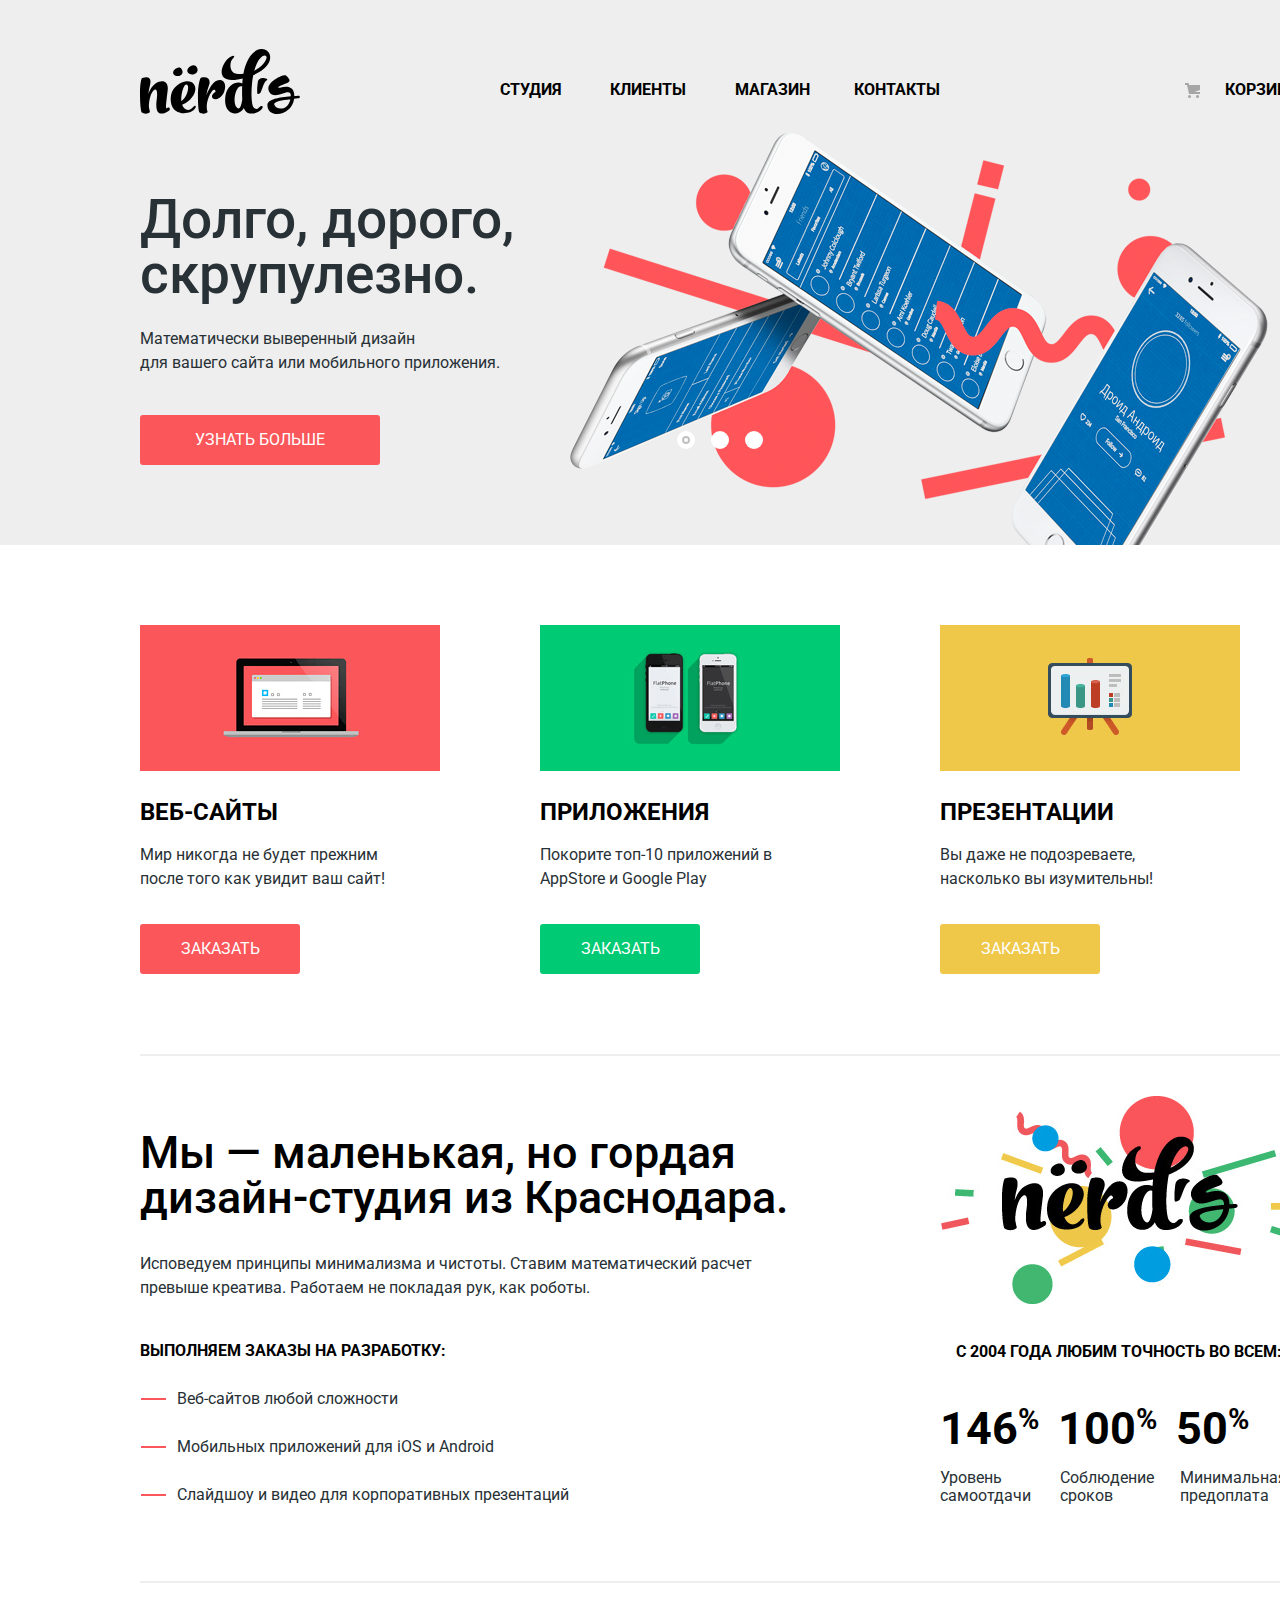
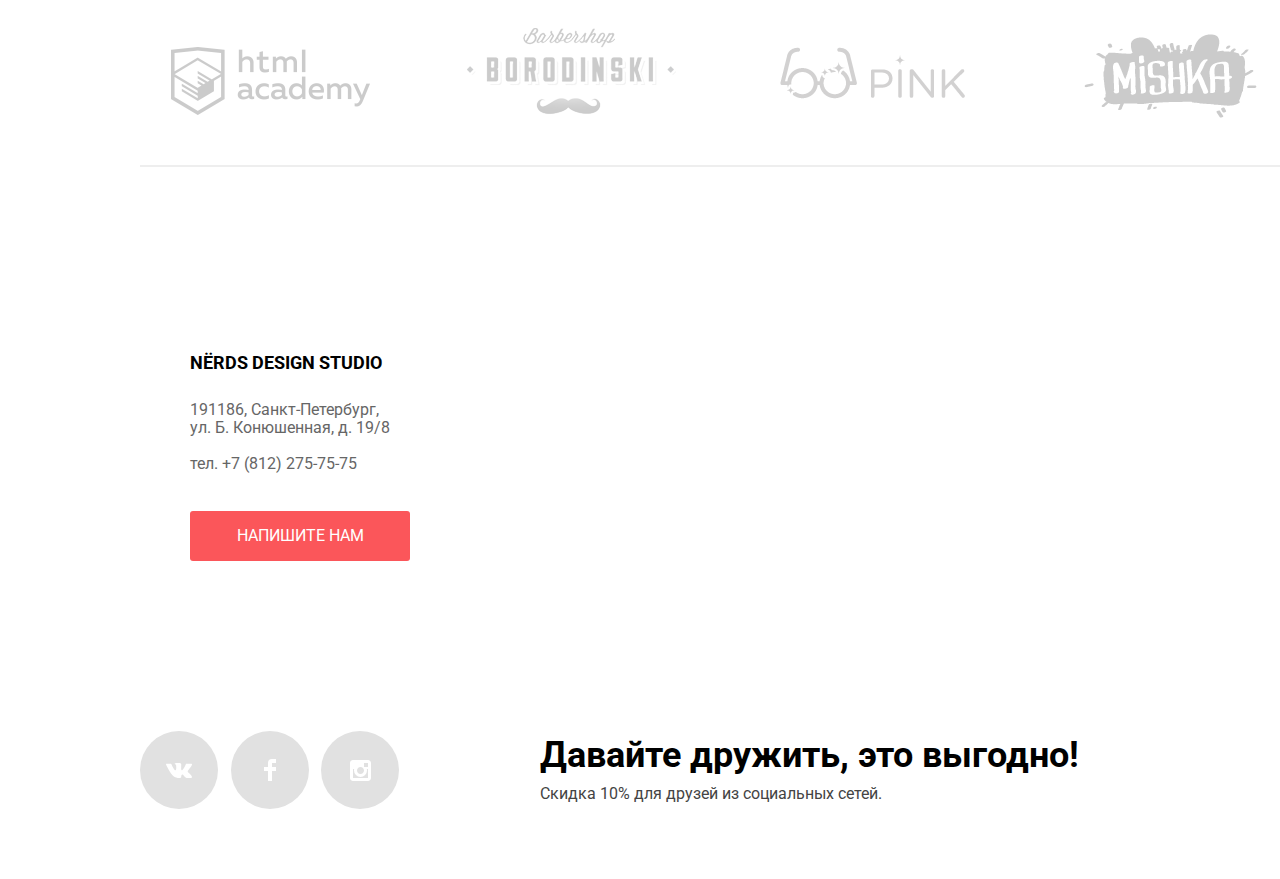
<file: index.html>
<!DOCTYPE html>
<html lang="ru">
	<head>
	  <meta charset="utf-8">
	  <title>Нёрдс</title>
	  <link href="https://fonts.googleapis.com/css?family=Roboto:400,500,700&amp;subset=cyrillic" rel="stylesheet">
	  <link rel="stylesheet" href="css/normalize.css">
	  <link rel="stylesheet" href="css/style.min.css">
	</head>
	<body>
		<header class="main-header">
			<h1 class="visually-hidden">Дизайн-студия "Нёрдс"</h1>
			<div class="container">
				<div class="logo">
					<svg xmlns="http://www.w3.org/2000/svg" width="160" height="65" viewBox="0 0 160 65">
						<path fill="#000000" d="M157.936 49.374c-1.235.16-2.523.27-3.757.377v.057c-2.416 17.364-26.19 20.23-26.78 6.6-.27-6.168 11.593-7.95 23.398-9.09.43-11.09-15.9 5.668-21.608-4.6-5.02-9.025 14.632-17.938 16.728-16.102 6.438 5.636 3.404 6.618-1.38 8.335-9.49 3.41-5.79 4.107-4.51 3.726 7.57-2.253 14.366-1.04 14.312 8.317 1.288-.107 2.522-.163 3.757-.27 2.306-.216 2.467 2.434-.16 2.65zm-7.514.756c-9.124 1.028-17.013 2.436-16.153 5.355 1.715 5.573 13.576 6.818 16.152-5.355zM117.678 44.918c-.682-.037-.703-6.038.112-11.688 1.005-6.95 11.935-3.357 9.093-1.906-2.975 1.52-4.43 8.718-6.266 12.087-.635 1.162-2.605 1.527-2.94 1.508zM42.105 21.002c2.376 4.866-4.937 8.17-8.292 4.52-1.398-1.554-.755-4.56 2.636-6.192 1.696-.836 4.072-1.596 5.655 1.672zM57.062 18.86c2.585 5.298-5.38 8.897-9.03 4.923-1.523-1.695-.824-4.963 2.872-6.742 1.846-.91 4.432-1.735 6.158 1.82zM28.883 61.666c-7.92 5.338-14.22 4.16-12.212-10.848 1.45-10.904-.947-11.52-3.12-9.442-2.846 2.697-4.63 9.723-4.685 16.412a50.98 50.98 0 0 0 1.004 4.776c.333 1.63-4.908 3.315-7.975 1.01C.837 62.79 0 54.865 0 44.132c0-8.823 1.17-14.894 2.23-15.174 8.03-2.19 9.312 1.348 7.583 7.98a47.637 47.637 0 0 0-1.395 7.925c1.673-4.663 4.07-8.484 6.803-10.172 7.417-4.664 13.606-2.473 12.435 6.8-2.007 16.58-2.174 18.828-.39 17.536 2.23-1.574 3.68 1.238 1.618 2.642zM54.982 59.59c-2.175 3.484-7.806 5.17-13.216 4.552-7.75-.843-12.545-7.756-10.705-18.097 2.01-11.185 18.066-18.322 23.197-10.34 3.735 5.788-2.175 16.016-11.597 19.782l-.502.168c1.95 5.17 6.58 7.476 11.04 2.36 2.118-2.36 3.623-1.348 1.784 1.575zm-13.605-7.418c5.855-4.16 7.806-13.32 6.19-15.905-1.73-2.697-5.075 1.517-6.246 11.746-.11 1.46-.11 2.865.057 4.16zM83.09 44.992c-1.596 2.507-3.902 4.384-5.965 5.06-2.398.73-5.185.055-5.185-2.7 0-1.01.892-3.37 3.624-4.72-.168-1.91-1.394-2.417-2.286-1.686-3.345 2.586-7.417 12.25-6.356 19.22.055.17.055.338.055.507.168.617.335 1.237.558 1.854.557 1.574-4.907 3.316-7.973.956-1.06-.788-1.617-6.97-1.617-17.704 0-8.825 1.95-16.637 3.01-16.918 6.413-1.743 10.148 1.292 8.14 7.25-1.17 3.372-2.23 6.8-2.842 10.398 2.453-6.688 6.523-12.872 9.812-14.5 5.856-2.924 10.092.955 8.867 7.812-.056.11-.112.393-.112.45-.056.56-.566 2.3-.39 1.74-.516 1.645-.892 2.277-1.34 2.98z"/>
						<path fill="#000000" d="M113.207 26.16a86.988 86.988 0 0 0-1.115 7.532c-1.06 10.06-.612 18.996.613 22.986.726 2.137 3.457 4.946 6.078 2.023 2.843-3.202 5.967-1.348 2.174 2.417-2.34 2.305-6.69 3.878-11.04 3.428-3.122-.393-5.017-2.415-6.133-5.505-.444.898-.947 1.685-1.56 2.302-2.12 2.193-4.685 3.43-7.974 3.092-6.637-.73-10.538-7.923-8.7-18.153 1.953-10.79 11.32-14.724 16.73-11.856.11-1.35.222-2.7.334-4.104.055-.28.055-.562.11-.843-1.56.338-3.233.675-4.962.956-23.975 3.99-15.722-15.57-9.868-20.683 6.636-5.733 7.36-1.855 5.297-.562-3.68 2.36-5.296 15.905 5.242 15.905 1.73 0 3.346-.112 4.962-.28 3.29-18.323 13.27-27.204 21.356-24.28 8.976 3.26 8.03 17.534-11.543 25.628zM102.28 50.555c-.225-3.542-.225-7.532-.168-11.636 0-.506.056-1.01.056-1.46-3.346-1.52-6.635 3.652-7.473 10.79-.946 8.374 2.788 12.814 4.908 10.792 1.617-1.63 2.453-6.803 2.676-8.486zM126.364 7.39c-1.784-2.643-8.307.56-12.098 14.33 9.535-4.553 13.326-12.42 12.098-14.33z"/>
					</svg>
				</div>
				<nav class="main-navigation">
					<ul class="navigation-list">
						<li class="navigation-item"><a href="#" aria-label="ссылка на страницу &quot;студия&quot;">Студия</a></li>
						<li class="navigation-item"><a href="#" aria-label="ссылка на страницу &quot;клиенты&quot;">Клиенты</a></li>
						<li class="navigation-item"><a href="catalog.html" aria-label="ссылка на страницу &quot;магазин&quot;">Магазин</a></li>
						<li class="navigation-item"><a href="#" aria-label="ссылка на страницу &quot;контакты&quot;">Контакты</a></li>
					</ul>
				</nav>
				<ul class="cat-list">
					<li class="cat-list-item"><a href="#" aria-label="ссылка на страницу &quot;корзина&quot; покупок">Корзина</a></li>
				</ul>
			</div>
		</header>
		<section class="slider">
      <div class="container">
        <h2 class="visually-hidden">Преимущества</h2>
        <div class="slider-controls">
          <i class="active" aria-label="переключатель на слайд №1"></i>
          <i aria-label="переключатель на слайд №2"></i>
          <i aria-label="переключатель на слайд №3"></i>
        </div>
        <ul class="slider-list">
          <li class="slider-item slider-item-show">
            <b>Долго, дорого,<br>
             скрупулезно.</b>
            <p>Математически выверенный дизайн<br> для вашего сайта или мобильного приложения.</p>
            <a class="btn btn-slider-item" href="#" aria-label="ссылка на страницу с подробной информацией">Узнать больше</a>
          </li>
          <li class="slider-item">
            <b>Любим математику<br>
             как никто другой</b>
            <p>Никакого креатива, только математические формулы для расчета идеальных пропорций.</p>
            <a class="btn btn-slider-item" href="#" aria-label="ссылка на страницу с подробной информацией">Узнать больше</a>
          </li>
          <li class="slider-item">
            <b>Только ночь,<br> только хардкор</b>
            <p>Работать днем, как все? Мы против этого.<br> Ближе к полуночи работа только начинается.</p>
            <a class="btn btn-slider-item" href="#" aria-label="ссылка на страницу с подробной информацией">Узнать больше</a>
          </li>
        </ul>
      </div>
    </section>
		<main class="main">
			<div class="container">
				<section class="services">
					<h2 class="visually-hidden">Услуги, которые мы оказываем</h2>
					<ul class="services-list">
						<li class="services-item">
							<img src="img/main-services-1.png" width="300" height="146" alt="изображение услуги: &quot;веб-сайты&quot;">
							<h3>Веб-сайты</h3>
							<p>Мир никогда не будет прежним после того как увидит ваш сайт!</p>
							<a class="btn btn-services-1" href="#" aria-label="ссылка на страницу заказа услуги">Заказать</a>
						</li>
						<li class="services-item">
							<img src="img/main-services-2.png" width="300" height="146" alt="изображение услуги: &quot;приложения&quot;">
							<h3>Приложения</h3>
							<p>Покорите топ-10 приложений в AppStore и Google Play</p>
							<a class="btn btn-services-2" href="#" aria-label="ссылка на страницу заказа услуги">Заказать</a>
						</li>
						<li class="services-item">
							<img src="img/main-services-3.png" width="300" height="146" alt="изображение услуги: &quot;презентации&quot;">
							<h3>Презентации</h3>
							<p>Вы даже не подозреваете, насколько вы изумительны!</p>
							<a class="btn btn-services-3" href="#" aria-label="ссылка на страницу заказа услуги">Заказать</a>
						</li>
					</ul>
				</section>
				<section class="promo-block">
					<h2 class="visually-hidden">Промо-блок</h2>
					<div class="promo-left-column">
						<p class="promo-title"><b>
						Мы — маленькая, но гордая дизайн-студия из Краснодара.
						</b></p>
						<p class="promo-description">
							Исповедуем принципы минимализма и чистоты. Ставим математический расчет превыше креатива. Работаем не покладая рук, как роботы.
						</p>
						<p class="orders-list-title">
							Выполняем заказы на разработку:
						</p>
						<ul class="orders-list">
							<li class="orders-item">Веб-сайтов любой сложности</li>
							<li class="orders-item">Мобильных приложений для iOS и Android</li>
							<li class="orders-item">Слайдшоу и видео для корпоративных презентаций</li>
						</ul>
					</div>
					<div class="promo-right-column">
						<img class="promo-logo" src="img/main-logo.png" width="360" height="208" alt="промо-логотип">
						<b class="promo-text">с 2004 года Любим точность во всем:</b>
						<ul class="percent-list">
							<li class="percent-list-item">146<sup>%</sup></li>
							<li class="percent-list-item">100<sup>%</sup></li>
							<li class="percent-list-item">50<sup>%</sup></li>
						</ul>
						<ul class="percent-description-list">
							<li class="percent-description-list-item">Уровень самоотдачи</li>
							<li class="percent-description-list-item">Соблюдение сроков</li>
							<li class="percent-description-list-item">Минимальная предоплата</li>
						</ul>
					</div>
				</section>
				<section class="partners">
					<h2 class="visually-hidden">Список партнеров</h2>
					<ul class="partners-list">
						<li class="partners-list-item">
							<a href="https://htmlacademy.ru/intensive/htmlcss" class="partners-link" aria-label="ссылка на страницу партнера&quot;htmlacademy&quot;">
								<img src="img/partners-1.png" width="199" height="68" alt="htmlacademy">
							</a>
						</li>
						<li class="partners-list-item">
							<a href="#" class="partners-link" aria-label="ссылка на страницу партнера&quot;Барбершоп Бородинский&quot;">
								<img src="img/partners-2.png" width="209" height="90" alt="Барбершоп Бородинский">
							</a>
						</li>
						<li class="partners-list-item">
							<a href="#" class="partners-link" aria-label="ссылка на страницу партнера&quot;Pink&quot;">
								<img src="img/partners-3.png" width="185" height="52" alt="Pink">
							</a>
						</li>
						<li class="partners-list-item">
							<a href="#" class="partners-link" aria-label="ссылка на страницу партнера&quot;Mishka&quot;">
								<img src="img/partners-4.png" width="173" height="84" alt="Mishka">
							</a>
						</li>
					</ul>
				</section>
			</div>
		</main>
		<footer class="main-footer">
      <section class="contacts">
        <h2 class="visually-hidden">Адрес нашей дизайн-студии</h2>
        <div class="map">
        <img class="static-map" width="1440" height="417" src="img/footer-map-marker.png" alt="Студия расположена по адресу:Санкт-Петербург, ул. Б. Конюшенная, д. 19/8">
        </div>
        <div class="adress-block">
          <h3>NЁRDS DESIGN STUDIO</h3>
          <p class="adress">191186, Санкт-Петербург, ул. Б. Конюшенная, д. 19/8</p>
          <p class="phone">тел. +7 (812) 275-75-75</p>
          <a href="writeus.html" class="btn btn-adress" aria-label="ссылка на страницу формы обратной связи">Напишите нам</a>
        </div>
      </section>
      <div class="container">
        <div class="social">
          <ul class="social-list">
            <li class="social-list-item">
              <a class="social-btn" href="#" aria-label="ссылка на страницу в социальной сети &quot;вконтакте&quot;">
                <span class="visually-hidden">вконтакте</span>
                <svg class="icon-vk" xmlns="http://www.w3.org/2000/svg" width="26" height="15" viewBox="0 0 26 15"><path fill="#FFF" d="M16.138 11.51c.956-.31 2.18 2.04 3.483 2.94.98.68 1.728.533 1.728.533l3.473-.05s1.816-.112.958-1.554c-.07-.12-.503-1.07-2.585-3.023-2.177-2.043-1.882-1.712.74-5.244 1.596-2.153 2.235-3.468 2.035-4.028-.192-.54-1.365-.4-1.365-.4L20.69.714c-.38 0-.704.12-.85.515-.004.004-.622 1.666-1.446 3.08-1.74 2.988-2.436 3.147-2.724 2.96-.66-.433-.494-1.737-.494-2.664 0-2.897.432-4.105-.846-4.417-.427-.104-.74-.172-1.828-.182-1.392-.02-2.574 0-3.244.33-.445.222-.786.71-.58.74.26.034.844.16 1.156.585.4.552.39 1.79.39 1.79s.228 3.41-.54 3.833c-.53.29-1.25-.302-2.804-3.016-.793-1.388-1.392-2.922-1.392-2.922s-.116-.285-.326-.44c-.25-.186-.6-.245-.6-.245L.848.684S.29.7.085.946c-.182.218-.015.668-.015.668s2.91 6.88 6.203 10.347c3.02 3.183 6.452 2.972 6.452 2.972h1.555s.47-.054.71-.312c.223-.24.213-.69.213-.69s-.03-2.11.935-2.42z"/></svg>
              </a>
            </li>
            <li class="social-list-item">
              <a class="social-btn" href="#" aria-label="ссылка на страницу в социальной сети &quot;facebook&quot;">
                <span class="visually-hidden">facebook</span>
                <svg class="icon-facebook" xmlns="http://www.w3.org/2000/svg" width="12" height="22" viewBox="0 0 12 22"><path fill="#FFF" d="M12 4V0H8a4 4 0 0 0-4 4v4H0v4h4v10h4V12h4V8H8V4h4z"/></svg>
              </a>
            </li>
            <li class="social-list-item">
              <a class="social-btn" href="#" aria-label="ссылка на страницу в социальной сети &quot;instagram&quot;">
                <span class="visually-hidden">instagram</span>
                <svg class="icon-instagram" xmlns="http://www.w3.org/2000/svg" width="21" height="21" viewBox="0 0 21 21"><path fill="#FFF" d="M18 0H3C1.35 0 0 1.35 0 3v15c0 1.65 1.35 3 3 3h15c1.65 0 3-1.35 3-3V3c0-1.65-1.35-3-3-3zm-7.5 7c1.93 0 3.5 1.57 3.5 3.5S12.43 14 10.5 14 7 12.43 7 10.5 8.57 7 10.5 7zM18 18H3V9h1.18c-.113.482-.18.983-.18 1.5a6.5 6.5 0 0 0 13 0 6.45 6.45 0 0 0-.18-1.5H18v9zm0-11h-4V3h4v4z"/></svg>
              </a>
            </li>
          </ul>
        </div>
        <div class="action">
          <b>Давайте дружить, это выгодно!</b>
          <p>Скидка 10% для друзей из социальных сетей.</p>
        </div>
      </div>
    </footer>
		<div class="modal-write">
			<h2 class="visually-hidden">Форма отправки письма</h2>
			<button class="modal-close" type="button" aria-label="кнопка закрыть">Закрыть</button>
			<b class="modal-title">Напишите нам</b>
			<form class="form-write-us" action="https://echo.htmlacademy.ru" method="POST">
				<p class="appointment-item">
					<label for="name">Ваше имя:</label>
					<input type="text" id="name" name="name" placeholder="Имя Фамилия" aria-label="поле ввода имени">
				</p>
				<p class="appointment-item">
					<label for="email">Ваш e-mail:</label>
					<input type="text" id="email" name="email" placeholder="email@example.com" aria-label="поле ввода электронного ящика">
				</p>
				<p class="appointment-item">
					<label for="mail-text">Текст письма:</label>
					<textarea name="mail-text" id="mail-text" cols="70" rows="5" placeholder="В свободной форме" aria-label="поле ввода текста"></textarea>
				</p>
				<button class="btn btn-form-letter" type="submit" aria-label="кнопка отправить">Отправить</button>
			</form>
		</div>
	  <script src="js/script.min.js"></script>
	  <script>document.write('<script src="http://' + (location.host || 'localhost').split(':')[0] + ':35729/livereload.js?snipver=1"></' + 'script>')</script>
	</body>
</html>
</file>
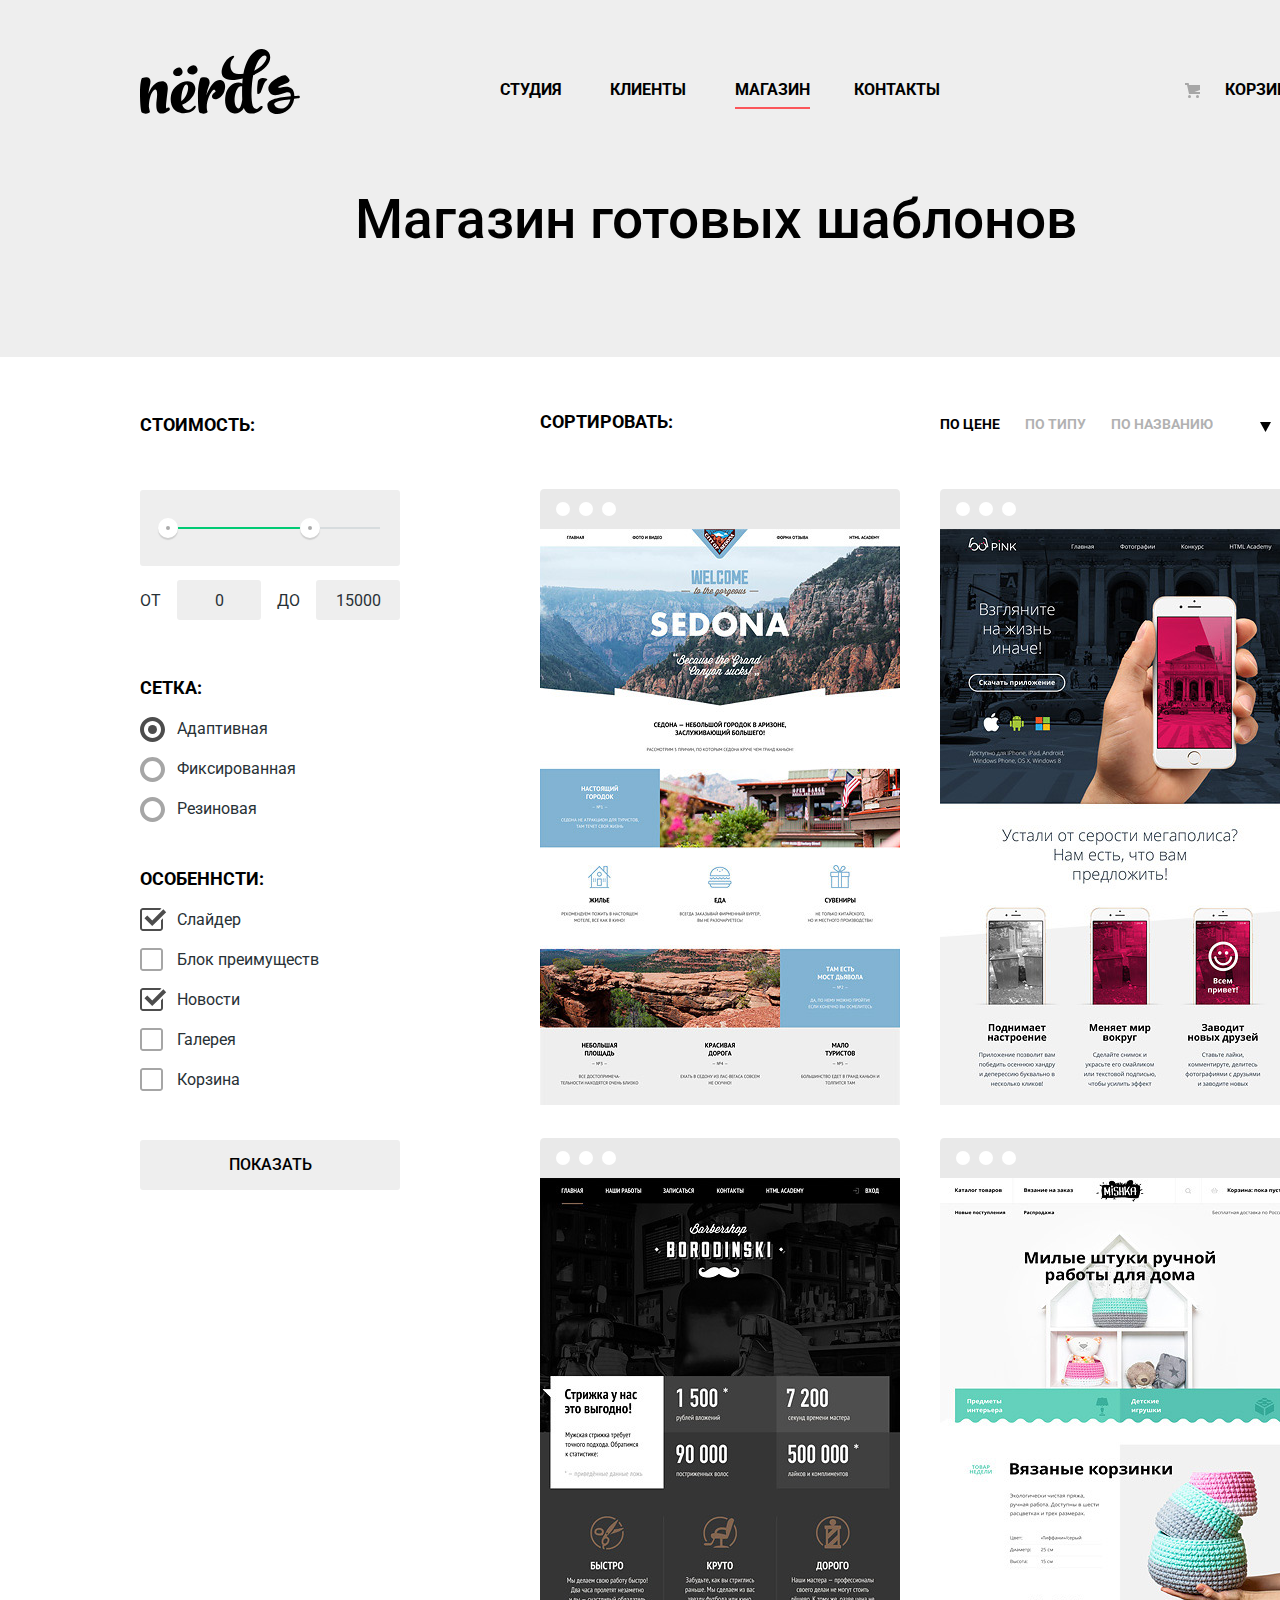
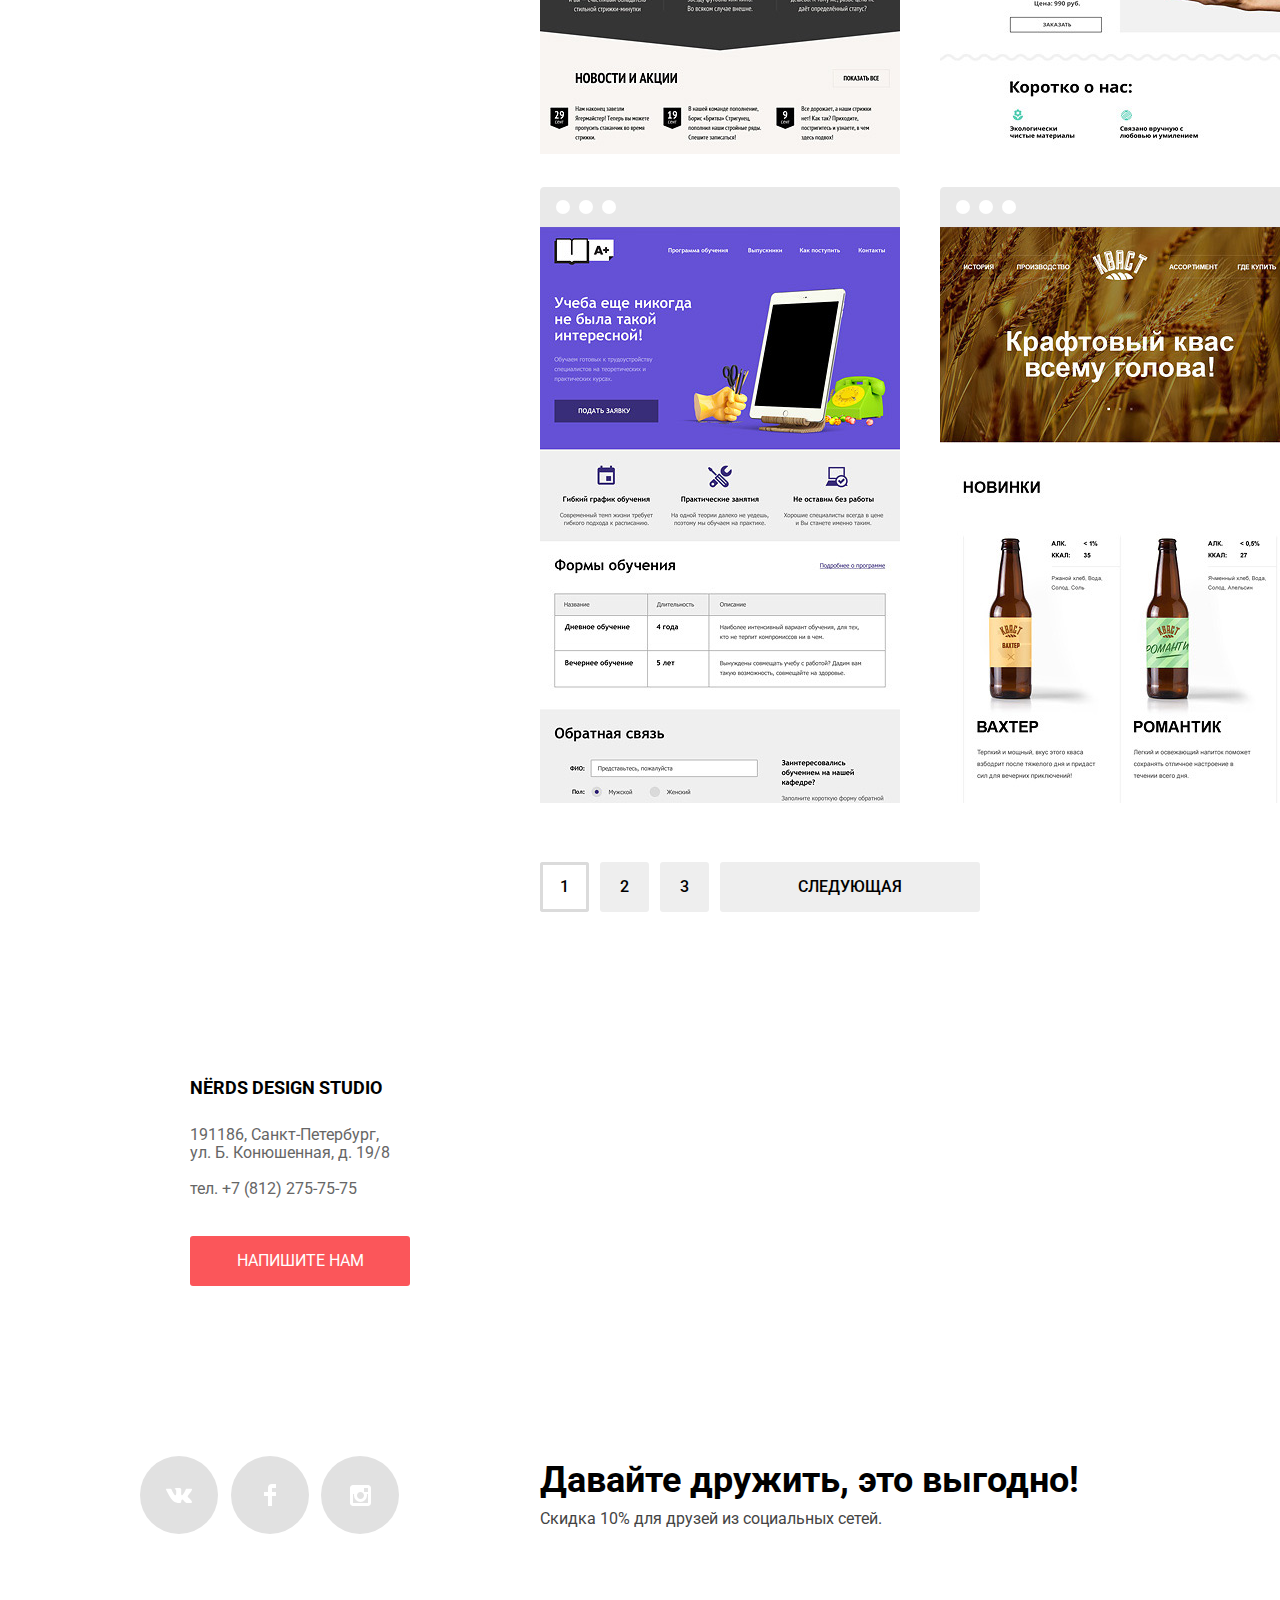
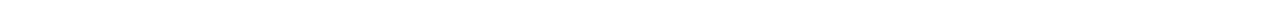
<file: catalog.html>
<!DOCTYPE html>
<html lang="ru">
	<head>
	  <meta charset="utf-8">
	  <title>Каталог-Нёрдс</title>
    <link href="https://fonts.googleapis.com/css?family=Roboto:400,500,700&amp;subset=cyrillic" rel="stylesheet">
	  <link rel="stylesheet" href="css/normalize.css">
	  <link rel="stylesheet" href="css/style.min.css">
	</head>
	<body>
		<header class="main-header">
			<div class="container">
				<div class="catalog-logo">
					<a href="index.html" aria-label="логотип-ссылка на главную страницу">
						<svg xmlns="http://www.w3.org/2000/svg" width="160" height="65" viewBox="0 0 160 65">
						<path fill="#000000" d="M157.936 49.374c-1.235.16-2.523.27-3.757.377v.057c-2.416 17.364-26.19 20.23-26.78 6.6-.27-6.168 11.593-7.95 23.398-9.09.43-11.09-15.9 5.668-21.608-4.6-5.02-9.025 14.632-17.938 16.728-16.102 6.438 5.636 3.404 6.618-1.38 8.335-9.49 3.41-5.79 4.107-4.51 3.726 7.57-2.253 14.366-1.04 14.312 8.317 1.288-.107 2.522-.163 3.757-.27 2.306-.216 2.467 2.434-.16 2.65zm-7.514.756c-9.124 1.028-17.013 2.436-16.153 5.355 1.715 5.573 13.576 6.818 16.152-5.355zM117.678 44.918c-.682-.037-.703-6.038.112-11.688 1.005-6.95 11.935-3.357 9.093-1.906-2.975 1.52-4.43 8.718-6.266 12.087-.635 1.162-2.605 1.527-2.94 1.508zM42.105 21.002c2.376 4.866-4.937 8.17-8.292 4.52-1.398-1.554-.755-4.56 2.636-6.192 1.696-.836 4.072-1.596 5.655 1.672zM57.062 18.86c2.585 5.298-5.38 8.897-9.03 4.923-1.523-1.695-.824-4.963 2.872-6.742 1.846-.91 4.432-1.735 6.158 1.82zM28.883 61.666c-7.92 5.338-14.22 4.16-12.212-10.848 1.45-10.904-.947-11.52-3.12-9.442-2.846 2.697-4.63 9.723-4.685 16.412a50.98 50.98 0 0 0 1.004 4.776c.333 1.63-4.908 3.315-7.975 1.01C.837 62.79 0 54.865 0 44.132c0-8.823 1.17-14.894 2.23-15.174 8.03-2.19 9.312 1.348 7.583 7.98a47.637 47.637 0 0 0-1.395 7.925c1.673-4.663 4.07-8.484 6.803-10.172 7.417-4.664 13.606-2.473 12.435 6.8-2.007 16.58-2.174 18.828-.39 17.536 2.23-1.574 3.68 1.238 1.618 2.642zM54.982 59.59c-2.175 3.484-7.806 5.17-13.216 4.552-7.75-.843-12.545-7.756-10.705-18.097 2.01-11.185 18.066-18.322 23.197-10.34 3.735 5.788-2.175 16.016-11.597 19.782l-.502.168c1.95 5.17 6.58 7.476 11.04 2.36 2.118-2.36 3.623-1.348 1.784 1.575zm-13.605-7.418c5.855-4.16 7.806-13.32 6.19-15.905-1.73-2.697-5.075 1.517-6.246 11.746-.11 1.46-.11 2.865.057 4.16zM83.09 44.992c-1.596 2.507-3.902 4.384-5.965 5.06-2.398.73-5.185.055-5.185-2.7 0-1.01.892-3.37 3.624-4.72-.168-1.91-1.394-2.417-2.286-1.686-3.345 2.586-7.417 12.25-6.356 19.22.055.17.055.338.055.507.168.617.335 1.237.558 1.854.557 1.574-4.907 3.316-7.973.956-1.06-.788-1.617-6.97-1.617-17.704 0-8.825 1.95-16.637 3.01-16.918 6.413-1.743 10.148 1.292 8.14 7.25-1.17 3.372-2.23 6.8-2.842 10.398 2.453-6.688 6.523-12.872 9.812-14.5 5.856-2.924 10.092.955 8.867 7.812-.056.11-.112.393-.112.45-.056.56-.566 2.3-.39 1.74-.516 1.645-.892 2.277-1.34 2.98z"/>
						<path fill="#000000" d="M113.207 26.16a86.988 86.988 0 0 0-1.115 7.532c-1.06 10.06-.612 18.996.613 22.986.726 2.137 3.457 4.946 6.078 2.023 2.843-3.202 5.967-1.348 2.174 2.417-2.34 2.305-6.69 3.878-11.04 3.428-3.122-.393-5.017-2.415-6.133-5.505-.444.898-.947 1.685-1.56 2.302-2.12 2.193-4.685 3.43-7.974 3.092-6.637-.73-10.538-7.923-8.7-18.153 1.953-10.79 11.32-14.724 16.73-11.856.11-1.35.222-2.7.334-4.104.055-.28.055-.562.11-.843-1.56.338-3.233.675-4.962.956-23.975 3.99-15.722-15.57-9.868-20.683 6.636-5.733 7.36-1.855 5.297-.562-3.68 2.36-5.296 15.905 5.242 15.905 1.73 0 3.346-.112 4.962-.28 3.29-18.323 13.27-27.204 21.356-24.28 8.976 3.26 8.03 17.534-11.543 25.628zM102.28 50.555c-.225-3.542-.225-7.532-.168-11.636 0-.506.056-1.01.056-1.46-3.346-1.52-6.635 3.652-7.473 10.79-.946 8.374 2.788 12.814 4.908 10.792 1.617-1.63 2.453-6.803 2.676-8.486zM126.364 7.39c-1.784-2.643-8.307.56-12.098 14.33 9.535-4.553 13.326-12.42 12.098-14.33z"/>
					</svg>
					</a>
				</div>
				<nav class="main-navigation">
					<ul class="navigation-list">
						<li class="navigation-item"><a href="#" aria-label="ссылка на страницу &quot;студия&quot;">Студия</a></li>
						<li class="navigation-item"><a href="#" aria-label="ссылка на страницу &quot;клиенты&quot;">Клиенты</a></li>
						<li class="navigation-item"><a class="active-page" aria-label="активная страница">Магазин</a></li>
						<li class="navigation-item"><a href="#" aria-label="ссылка на страницу &quot;контакты&quot;">Контакты</a></li>
					</ul>
				</nav>
				<ul class="cat-list">
					<li class="cat-list-item"><a href="#" aria-label="ссылка на страницу &quot;корзина&quot; покупок">Корзина</a></li>
				</ul>
			</div>
			<h1 class="page-title">Магазин готовых шаблонов</h1>
		</header>
		<main class="catalog">
			<div class="container">
				<div class="left-col">
					<form class="form-filter-templates" action="https://echo.htmlacademy.ru" method="GET" aria-label="форма фильтра шаблонов по параметрам">
						<fieldset class="first-filter-type">
							<legend>Стоимость:</legend>
			        <div class="range-filter">
			          <div class="range-controls">
			            <div class="scale">
			              <div class="bar"></div>
			            </div>
			            <div class="toggle toggle-min"></div>
			            <div class="toggle toggle-max"></div>
			          </div>
			          <div class="price-controls">
			            <label class="min-price">от <input name="min-price" type="text" placeholder="0"></label>
			            <label class="max-price">до <input name="max-price" type="text" placeholder="15000"></label>
			          </div>
			        </div>
						</fieldset>
						<fieldset class="second-filter-type">
							<legend>Сетка:</legend>
							<ul class="filter-templates-list">
								<li class="filter-templates-item">
									<input class="visually-hidden filter-input filter-input-radio" type="radio" name="grid" value="adaptive" id="adaptive" aria-label="поле выбора типа сетки" checked>
									<label class="filter-option-adaptive" for="adaptive">Адаптивная</label>
								</li>
								<li class="filter-templates-item">
									<input class="visually-hidden filter-input filter-input-radio" type="radio" name="grid" value="fixed" id="fixed" aria-label="поле выбора типа сетки">
									<label class="filter-option-fixed" for="fixed">Фиксированная</label>
								</li>
								<li class="filter-templates-item">
									<input class="visually-hidden filter-input filter-input-radio" type="radio" name="grid" value="rubbery" id="rubbery" aria-label="поле выбора типа сетки">
									<label class="filter-option-rubbery" for="rubbery">Резиновая</label>
								</li>
							</ul>
						</fieldset>
						<fieldset class="third-filter-type">
							<legend>Особеннсти:</legend>
							<ul class="filter-templates-list">
								<li class="filter-templates-item">
									<input class="visually-hidden filter-input filter-input-checkbox" type="checkbox" id="slider" aria-label="поле выбора дополнений к макету" name="slider" checked>
									<label class="filter-option-slider" for="slider">Слайдер</label>
								</li>
								<li class="filter-templates-item">
									<input class="visually-hidden filter-input filter-input-checkbox" type="checkbox" id="features" aria-label="поле выбора дополнений к макету" name="features">
									<label class="filter-option-features" for="features">Блок преимуществ</label>
								</li>
								<li class="filter-templates-item">
									<input class="visually-hidden filter-input filter-input-checkbox" type="checkbox" id="news" aria-label="поле выбора дополнений к макету" name="news" checked>
									<label class="filter-option-news" for="news">Новости</label>
								</li>
								<li class="filter-templates-item">
									<input class="visually-hidden filter-input filter-input-checkbox" type="checkbox" id="gallery" aria-label="поле выбора дополнений к макету" name="gallery">
									<label class="filter-option-gallery" for="gallery">Галерея</label>
								</li>
								<li class="filter-templates-item">
									<input class="visually-hidden filter-input filter-input-checkbox" type="checkbox" id="cat" aria-label="поле выбора дополнени к макету" name="cat">
									<label class="filter-option-cat" for="cat">Корзина</label>
								</li>
							</ul>
						</fieldset>
						<button type="submit" aria-label="кнопка показать">Показать</button>
					</form>
				</div>
				<div class="right-col">
				<div class="sort-wrapper">
					<span class="form-sort-text">Сортировать:</span>
					<form class="form-sort-templates" action="https://echo.htmlacademy.ru" method="GET" aria-label="форма сортировки шаблонов по параметрам">
						<ul class="sort-type-list">
		          <li class="sort-templates-item">
		            <a class="sort-active" href="#" aria-label="кнопка сортировки по цене">По цене</a>
		          </li>
		          <li class="sort-templates-item">
		            <a href="#" aria-label="кнопка сортировки по типу">По типу</a>
		          </li>
		          <li class="sort-templates-item">
		            <a href="#" aria-label="кнопка сортировки по названию">По названию</a>
		          </li>
		          <li class="sort-templates-item">
		            <a class="sort-active" href="#" aria-label="кнопка сортировки по возрастанию">
		              <span class="visually-hidden">down</span>
		              <svg class="dir-down" xmlns="http://www.w3.org/2000/svg" width="11" height="10"><path fill="#000000" d="M5.5 10L0 0h11"/></svg>
		            </a>
		          </li>
		          <li class="sort-templates-item">
		            <a href="#" aria-label="кнопка сортировки по убыванию">
		              <span class="visually-hidden">up</span>
		              <svg class="dir-up" xmlns="http://www.w3.org/2000/svg" width="11" height="10"><path fill="#000000" d="M5.5 0L0 10h11z"/></svg>
		            </a>
		          </li>
		        </ul>
					</form>
				</div>
				<section class="results">
					<h2 class="visually-hidden">Результат выбора</h2>
					<ul class="results-list">
						<li class="results-item">
	              <svg xmlns="http://www.w3.org/2000/svg" width="360" height="40"><path fill="#e9e9e9" d="M356 0H4C1.8 0 0 1.8 0 4v36h360V4c0-2.2-1.8-4-4-4zM22.99 27a7 7 0 1 1 0-14 7 7 0 0 1 0 14zm23.012 0a7 7 0 1 1 0-14 7 7 0 0 1 0 14zm23.01 0a7 7 0 1 1 0-14 7 7 0 0 1 0 14z"/></svg>
								<img width="360" height="576" src="img/catalog-template-sedona.jpg" alt="Шаблон Sedona">
	              <section class="modal-template-info">
	                <h2 class="visually-hidden">Описание шаблона "Sedona"</h2>
	                <a class="template-info-link" href="#" aria-label="ссылка на страницу макета Sedona">Sedona</a>
	                <p class="template-info-description">Информационный сайт для туристов</p>
	                <a class="btn-template-info" href="#" aria-label="кнопка добиваить в корзину">9 900 Руб.</a>
	              </section>
						</li>
						<li class="results-item">
								<svg xmlns="http://www.w3.org/2000/svg" width="360" height="40"><path fill="#e9e9e9" d="M356 0H4C1.8 0 0 1.8 0 4v36h360V4c0-2.2-1.8-4-4-4zM22.99 27a7 7 0 1 1 0-14 7 7 0 0 1 0 14zm23.012 0a7 7 0 1 1 0-14 7 7 0 0 1 0 14zm23.01 0a7 7 0 1 1 0-14 7 7 0 0 1 0 14z"/></svg>
								<img width="360" height="576" src="img/catalog-template-pink.jpg" alt="Шаблон Pink">
	              <section class="modal-template-info">
	                <h2 class="visually-hidden">Описание шаблона "Pink"</h2>
	                <a class="template-info-link" href="#" aria-label="ссылка на страницу макета Pink App">Pink App</a>
	                <p class="template-info-description">Продуктовый лендинг приложения для iOS и Android</p>
	                <a class="btn-template-info" href="#" aria-label="кнопка добиваить в корзину">9 900 Руб.</a>
	              </section>
						</li>
						<li class="results-item">
								<svg xmlns="http://www.w3.org/2000/svg" width="360" height="40"><path fill="#e9e9e9" d="M356 0H4C1.8 0 0 1.8 0 4v36h360V4c0-2.2-1.8-4-4-4zM22.99 27a7 7 0 1 1 0-14 7 7 0 0 1 0 14zm23.012 0a7 7 0 1 1 0-14 7 7 0 0 1 0 14zm23.01 0a7 7 0 1 1 0-14 7 7 0 0 1 0 14z"/></svg>
								<img width="360" height="576" src="img/catalog-template-barbershop.jpg" alt="Шаблон Барбершоп Бородинский">
	              <section class="modal-template-info">
	                <h2 class="visually-hidden">Описание шаблона "Барбершоп Бородинский"</h2>
	                <a class="template-info-link" href="#" aria-label="ссылка на страницу макета Barbershop">Barbershop</a>
	                <p class="template-info-description">Сайт салоны красоты. Для мужчин, да.</p>
	                <a class="btn-template-info" href="#" aria-label="кнопка добиваить в корзину">9 900 Руб.</a>
	              </section>
						</li>
						<li class="results-item">
								<svg xmlns="http://www.w3.org/2000/svg" width="360" height="40"><path fill="#e9e9e9" d="M356 0H4C1.8 0 0 1.8 0 4v36h360V4c0-2.2-1.8-4-4-4zM22.99 27a7 7 0 1 1 0-14 7 7 0 0 1 0 14zm23.012 0a7 7 0 1 1 0-14 7 7 0 0 1 0 14zm23.01 0a7 7 0 1 1 0-14 7 7 0 0 1 0 14z"/></svg>
								<img width="360" height="576" src="img/catalog-template-mishka.jpg" alt="Шаблон Mishka">
	              <section class="modal-template-info">
	                <h2 class="visually-hidden">Описание шаблона "Mishka"</h2>
	                <a class="template-info-link" href="#" aria-label="ссылка на страницу макета Mishka">Mishka</a>
	                <p class="template-info-description">Интернет-магазин вязаных игрушек</p>
	                <a class="btn-template-info" href="#" aria-label="кнопка добиваить в корзину">9 900 Руб.</a>
	              </section>
						</li>
						<li class="results-item">
								<svg xmlns="http://www.w3.org/2000/svg" width="360" height="40"><path fill="#e9e9e9" d="M356 0H4C1.8 0 0 1.8 0 4v36h360V4c0-2.2-1.8-4-4-4zM22.99 27a7 7 0 1 1 0-14 7 7 0 0 1 0 14zm23.012 0a7 7 0 1 1 0-14 7 7 0 0 1 0 14zm23.01 0a7 7 0 1 1 0-14 7 7 0 0 1 0 14z"/></svg>
								<img width="360" height="576" src="img/catalog-template-aplus.jpg" alt="шаблон Aplus">
	              <section class="modal-template-info">
	                <h2 class="visually-hidden">Описание шаблона "Aplus"</h2>
	                <a class="template-info-link" href="#" aria-label="ссылка на страницу макета A Plus">A Plus</a>
	                <p class="template-info-description">Лендинг курсов повышения квалификации</p>
	                <a class="btn-template-info" href="#" aria-label="кнопка добиваить в корзину">9 900 Руб.</a>
	              </section>
						</li>
						<li class="results-item">
								<svg xmlns="http://www.w3.org/2000/svg" width="360" height="40"><path fill="#e9e9e9" d="M356 0H4C1.8 0 0 1.8 0 4v36h360V4c0-2.2-1.8-4-4-4zM22.99 27a7 7 0 1 1 0-14 7 7 0 0 1 0 14zm23.012 0a7 7 0 1 1 0-14 7 7 0 0 1 0 14zm23.01 0a7 7 0 1 1 0-14 7 7 0 0 1 0 14z"/></svg>
								<img width="360" height="576" src="img/catalog-template-kvast.jpg" alt="Шаблон КВАСТ">
	              <section class="modal-template-info">
	                <h2 class="visually-hidden">Описание шаблона "КВАСТ"</h2>
	                <a class="template-info-link" href="#" aria-label="ссылка на страницу макета КВАСТ">КВАСТ</a>
	                <p class="template-info-description">Промо-сайт производителя крафтового кваса</p>
	                <a class="btn-template-info" href="#" aria-label="кнопка добиваить в корзину">9 900 Руб.</a>
	              </section>
						</li>
					</ul>
					<ul class="pagination-list">
	          <li class="pagination-item">
	          	<a class="active" href="#" aria-label="активная страница результатов">1</a>
	          </li>
	          <li class="pagination-item">
	          	<a href="#" aria-label="ссылка для перехода на страницу результатов  №2">2</a>
	          </li>
	          <li class="pagination-item">
	          	<a href="#" aria-label="ссылка для перехода на страницу результатов  №3">3</a>
	          </li>
	          <li class="pagination-item">
	          	<a href="#" aria-label="ссылка для перехода на следующую страницу результатов">Следующая</a>
	          </li>
	        </ul>
				</section>
				</div>
			</div>
		</main>
		<footer class="main-footer">
      <section class="contacts">
        <h2 class="visually-hidden">Адрес нашей дизайн-студии</h2>
        <div class="map">
        <img class="static-map" width="1440" height="417" src="img/footer-map-marker.png" alt="Студия расположена по адресу:Санкт-Петербург, ул. Б. Конюшенная, д. 19/8">
        </div>
        <div class="adress-block">
          <h3>NЁRDS DESIGN STUDIO</h3>
          <p class="adress">191186, Санкт-Петербург, ул. Б. Конюшенная, д. 19/8</p>
          <p class="phone">тел. +7 (812) 275-75-75</p>
          <a href="writeus.html" class="btn btn-adress" aria-label="ссылка на страницу формы обратной связи">Напишите нам</a>
        </div>
      </section>
      <div class="container">
        <div class="social">
          <ul class="social-list">
            <li class="social-list-item">
              <a class="social-btn" href="#" aria-label="ссылка на страницу вконтакте">
                <span class="visually-hidden">вконтакте</span>
                <svg class="icon-vk" xmlns="http://www.w3.org/2000/svg" width="26" height="15" viewBox="0 0 26 15"><path fill="#FFF" d="M16.138 11.51c.956-.31 2.18 2.04 3.483 2.94.98.68 1.728.533 1.728.533l3.473-.05s1.816-.112.958-1.554c-.07-.12-.503-1.07-2.585-3.023-2.177-2.043-1.882-1.712.74-5.244 1.596-2.153 2.235-3.468 2.035-4.028-.192-.54-1.365-.4-1.365-.4L20.69.714c-.38 0-.704.12-.85.515-.004.004-.622 1.666-1.446 3.08-1.74 2.988-2.436 3.147-2.724 2.96-.66-.433-.494-1.737-.494-2.664 0-2.897.432-4.105-.846-4.417-.427-.104-.74-.172-1.828-.182-1.392-.02-2.574 0-3.244.33-.445.222-.786.71-.58.74.26.034.844.16 1.156.585.4.552.39 1.79.39 1.79s.228 3.41-.54 3.833c-.53.29-1.25-.302-2.804-3.016-.793-1.388-1.392-2.922-1.392-2.922s-.116-.285-.326-.44c-.25-.186-.6-.245-.6-.245L.848.684S.29.7.085.946c-.182.218-.015.668-.015.668s2.91 6.88 6.203 10.347c3.02 3.183 6.452 2.972 6.452 2.972h1.555s.47-.054.71-.312c.223-.24.213-.69.213-.69s-.03-2.11.935-2.42z"/></svg>
              </a>
            </li>
            <li class="social-list-item">
              <a class="social-btn" href="#" aria-label="ссылка на страницу facebook">
                <span class="visually-hidden">facebook</span>
                <svg class="icon-facebook" xmlns="http://www.w3.org/2000/svg" width="12" height="22" viewBox="0 0 12 22"><path fill="#FFF" d="M12 4V0H8a4 4 0 0 0-4 4v4H0v4h4v10h4V12h4V8H8V4h4z"/></svg>
              </a>
            </li>
            <li class="social-list-item">
              <a class="social-btn" href="#" aria-label="ссылка на страницу instagram">
                <span class="visually-hidden">instagram</span>
                <svg class="icon-instagram" xmlns="http://www.w3.org/2000/svg" width="21" height="21" viewBox="0 0 21 21"><path fill="#FFF" d="M18 0H3C1.35 0 0 1.35 0 3v15c0 1.65 1.35 3 3 3h15c1.65 0 3-1.35 3-3V3c0-1.65-1.35-3-3-3zm-7.5 7c1.93 0 3.5 1.57 3.5 3.5S12.43 14 10.5 14 7 12.43 7 10.5 8.57 7 10.5 7zM18 18H3V9h1.18c-.113.482-.18.983-.18 1.5a6.5 6.5 0 0 0 13 0 6.45 6.45 0 0 0-.18-1.5H18v9zm0-11h-4V3h4v4z"/></svg>
              </a>
            </li>
          </ul>
        </div>
        <div class="action">
          <b>Давайте дружить, это выгодно!</b>
          <p>Скидка 10% для друзей из социальных сетей.</p>
        </div>
      </div>
    </footer>
		<div class="modal-write">
      <h2 class="visually-hidden">Форма отправки письма</h2>
      <button class="modal-close" type="button" aria-label="кнопка закрыть">Закрыть</button>
      <b class="modal-title">Напишите нам</b>
      <form class="form-write-us" action="https://echo.htmlacademy.ru" method="POST">
        <p class="appointment-item">
          <label for="name">Ваше имя:</label>
          <input type="text" id="name" name="name" placeholder="Имя Фамилия" aria-label="поле ввода имени">
        </p>
        <p class="appointment-item">
          <label for="email">Ваш e-mail:</label>
          <input type="text" id="email" name="email" placeholder="email@example.com" aria-label="поле ввода электронного ящика">
        </p>
        <p class="appointment-item">
          <label for="mail-text">Текст письма:</label>
          <textarea name="mail-text" id="mail-text" cols="70" rows="5" placeholder="В свободной форме" aria-label="поле ввода текста"></textarea>
        </p>
        <button class="btn btn-form-letter" type="submit" aria-label="кнопка отправить">Отправить</button>
      </form>
    </div>
	  <script src="js/script.min.js"></script>
	  <script>document.write('<script src="http://' + (location.host || 'localhost').split(':')[0] + ':35729/livereload.js?snipver=1"></' + 'script>')</script>
</html>
</file>
<file: css/style.min.css>
.btn,a{text-decoration:none}.btn,.cat-list-item a,body{font-size:16px}.appointment-item,.cat-list,.results-item,.results-item:hover .modal-template-info,.services-list{-webkit-box-orient:vertical;-webkit-box-direction:normal}.btn,.cat-list-item a,.navigation-item a,.services-item h3{text-transform:uppercase}body{font-family:Roboto,Arial,sans-serif;font-weight:400;line-height:24px;-webkit-box-sizing:border-box;box-sizing:border-box;width:1440px;margin:0 auto;padding:0;color:#283136;background-color:#fff}a{color:#000}a.active-page{padding-bottom:8px;border-bottom:2px solid #fb565a}.visually-hidden:not(:focus):not(:active),input[type=checkbox].visually-hidden,input[type=radio].visually-hidden{position:absolute;overflow:hidden;clip:rect(0 0 0 0);width:1px;height:1px;margin:-1px;padding:0;white-space:nowrap;border:0;-webkit-clip-path:inset(100%);clip-path:inset(100%)}.btn{line-height:18px;display:block;width:240px;padding:16px 0;text-align:center;color:#fff;border:none;border-radius:3px;background-color:#fb565a}.adress-block h3,.cat-list-item a,.navigation-item a{font-weight:700;line-height:30px}.main-header{background-color:#eee}.main-header .container{display:-webkit-box;display:-ms-flexbox;display:flex;margin-right:140px;margin-left:140px}.catalog-logo,.logo{width:160px;height:55px;margin-right:200px;margin-bottom:10px;padding-top:49px}.catalog-logo svg:focus path,.catalog-logo svg:hover path{opacity:.8}.catalog-logo a:focus{outline:1}.catalog-logo svg:active path{opacity:.3}.main-navigation{width:600px;margin-right:40px;padding-top:75px}.navigation-list{display:-webkit-box;display:-ms-flexbox;display:flex;margin:0;padding:0;list-style:none}.cat-list,.main-footer .container{display:-webkit-box;display:-ms-flexbox}.navigation-item{width:100px}.navigation-item a{font-size:16px;color:#000}.navigation-item a:focus,.navigation-item a:hover{color:#fb565a;outline:#000 dotted 1px}.navigation-item a:active{color:rgba(0,0,0,.3)}.navigation-item:nth-child(1),.navigation-item:nth-child(2){text-align:left}.navigation-item:nth-child(3),.navigation-item:nth-child(4){text-align:right}.navigation-item:nth-child(1){margin-right:10px}.navigation-item:nth-child(3){margin-right:30px}.cat-list{display:flex;flex-direction:flex-start;width:160px;margin:0;padding:75px 0 0;list-style:none;-ms-flex-direction:flex-start}.cat-list-item a{position:relative;padding-left:85px;color:#000}.cat-list-item a::before{position:absolute;top:50%;left:50%;width:15px;height:15px;margin-top:-7px;margin-left:-35px;content:"";background-image:url(../img/header-icon-cart.min.svg)}.cat-list-item a:focus,.cat-list-item a:hover{color:#fb565a;outline:#000 dotted 1px}.cat-list-item a:active{color:rgba(0,0,0,.3)}.contacts{position:relative}.contacts img{width:1440px;height:417px}.adress-block{position:absolute;top:55px;left:140px;-webkit-box-sizing:border-box;box-sizing:border-box;width:320px;padding-top:46px;padding-right:60px;padding-left:50px;background-color:#fff}.adress-block h3{font-size:18px;margin:0 0 23px;color:#000}.adress-block p{font-size:16px;font-weight:400;line-height:18px;margin:0}p.adress{margin-bottom:18px;color:#666}p.phone{margin-bottom:38px;color:#666}.btn-adress{width:220px;margin-bottom:47px;background-color:#fb565a}.btn-adress:focus,.btn-adress:hover{background-color:#e74246}.btn-adress:active{color:rgba(255,255,255,.3);background-color:#d7373b;-webkit-box-shadow:inset 0 3px rgba(0,1,1,.1);box-shadow:inset 0 3px rgba(0,1,1,.1)}.hide-map{display:none}.main-footer .container{display:flex;margin-right:140px;margin-left:140px}.services-list,.social-list{display:-webkit-box;display:-ms-flexbox;list-style:none}.social{width:260px;margin-right:140px}.social-list{display:flex;margin:60px 0 70px;padding:0}.social-list-item:nth-child(1){margin-right:13px}.social-list-item:nth-child(2){margin-right:12px}.social-list-item .social-btn{display:block;display:-webkit-box;display:-ms-flexbox;display:flex;width:78px;height:78px;border-radius:50%;background-color:#e1e1e1;-webkit-box-pack:center;-ms-flex-pack:center;justify-content:center;-webkit-box-align:center;-ms-flex-align:center;align-items:center}.social-btn:focus,.social-btn:hover{background-color:#e74246}.social-btn:active{background-color:#d7373b}.social-btn:active path{fill:rgba(255,255,255,.3)}.action{margin-top:66px}.action b{font-size:36px;font-weight:700;line-height:36px;display:block;margin-bottom:9px;color:#000}.action p{margin:0;color:#444}.slider .container{-webkit-box-sizing:border-box;box-sizing:border-box;width:1200px;margin:0 auto;padding:0 20px}.slider{position:relative;margin-bottom:80px;background-color:#eee}.slider-controls{font-size:0;position:absolute;z-index:3;bottom:104px;left:50%;width:160px;height:18px;-webkit-transform:translateX(-50%);transform:translateX(-50%);text-align:center}.slider-controls i{position:relative;display:inline-block;width:18px;height:18px;padding:8px;cursor:pointer;vertical-align:top;border-radius:50%}.slider-controls .active::before,.slider-controls i::after{position:absolute;content:""}.slider-controls i::after{z-index:1;top:8px;left:8px;width:18px;height:18px;border-radius:50%;background:#fff}.slider-controls .active::before{z-index:2;top:50%;left:50%;width:4px;height:4px;margin:-4px;border:2px solid #c1c1c1;border-radius:50%;background-color:inherit}.partners,.promo-block,.services{border-bottom:2px solid #eee}.slider-list{margin:0;padding:0;list-style:none}.slider-item{display:none;padding:78px 0 80px}.slider-item-show{display:block}.slider-item:nth-child(1){background-image:url(../img/header-slide1.png);background-repeat:no-repeat;background-position:93% 18px}.slider-item:nth-child(2){background-image:url(../img/header-slide2.png);background-repeat:no-repeat;background-position:100% 0}.slider-item:nth-child(3){background-image:url(../img/header-slide3.png);background-repeat:no-repeat;background-position:100% 20px}.slider-item b{font-size:55px;font-weight:500;line-height:55px;display:block;max-width:600px;margin:0 0 25px}.slider-item p{max-width:430px;margin:0 0 40px}.btn-slider-item:focus,.btn-slider-item:hover{background-color:#e74246}.btn-slider-item:active{color:rgba(255,255,255,.3);background-color:#d7373b;-webkit-box-shadow:0 3px rgba(0,0,0,.1) inset;box-shadow:0 3px rgba(0,0,0,.1) inset}.btn-services-1:active,.btn-services-2:active{-webkit-box-shadow:inset 0 3px rgba(0,1,1,.1)}.main .container{margin-right:140px;margin-bottom:80px;margin-left:140px;background-color:#fff}.services{margin-bottom:74px}.services-list{display:flex;flex-direction:flex-start;margin:0;padding:0;-ms-flex-direction:flex-start}.percent-list,.promo-block{display:-webkit-box;display:-ms-flexbox}.services-item{width:300px;margin-right:100px;margin-bottom:80px}.services-item img{width:300px;height:146px;margin:0 0 19px}.services-item h3{font-size:24px;font-weight:700;line-height:30px;width:260px;margin:0 0 16px;color:#000}.services-item p{width:260px;margin:0 0 33px;color:#283136}.btn-services-1{width:160px;background-color:#fb565a}.btn-services-1:focus,.btn-services-1:hover{background-color:#e74246}.btn-services-1:active{color:rgba(255,255,255,.3);background-color:#d7373b;box-shadow:inset 0 3px rgba(0,1,1,.1)}.btn-services-2{width:160px;background-color:#00ca74}.btn-services-2:focus,.btn-services-2:hover{background-color:#00bc6c}.btn-services-2:active{color:rgba(255,255,255,.3);background-color:#00aa62;box-shadow:inset 0 3px rgba(0,1,1,.1)}.btn-services-3{width:160px;background-color:#efc84a}.btn-services-3:focus,.btn-services-3:hover{background-color:#eab534}.btn-services-3:active{color:rgba(255,255,255,.3);background-color:#e5a722;-webkit-box-shadow:inset 0 3px rgba(0,1,1,.1);box-shadow:inset 0 3px rgba(0,1,1,.1)}.promo-block{display:flex}.promo-left-column{width:660px;margin-right:140px;margin-bottom:50px}.promo-right-column{width:360px;margin-bottom:50px}.promo-title{margin:0 0 32px;padding:0}.promo-title b{font-size:45px;font-weight:500;line-height:45px;color:#000}.orders-list-title,.promo-text{font-size:16px;line-height:24px;font-weight:700;text-transform:uppercase}.promo-description{margin:0 0 39px;color:#283136}.orders-list-title{margin:0 0 24px;color:#000}.orders-list{margin:0;padding:0;list-style:none}.orders-item{position:relative;margin-bottom:24px;padding-left:37px;color:#283136}.orders-item::before{position:absolute;top:50%;left:1px;width:25px;height:2px;margin-top:-1px;content:"";background-color:#fb565a}.promo-right-column img{position:relative;width:360px;height:208px;margin-top:-34px;margin-bottom:29px}.promo-text{display:block;margin:0 0 42px;padding-left:16px;color:#000}.percent-list{display:flex;margin:0;padding:0;list-style:none}.partners-list,.percent-description-list{display:-webkit-box;display:-ms-flexbox;padding:0;list-style:none}.percent-list-item{font-size:45px;font-weight:700;line-height:45px;color:#000}.percent-list-item sup{font-size:65%}.percent-list-item:nth-child(1),.percent-list-item:nth-child(2){margin-right:19px;margin-bottom:18px}.percent-description-list{display:flex;margin:0}.percent-description-list-item{font-size:16px;font-weight:400;line-height:18px;width:120px;margin:0;padding:0;color:#283136}.partners-list{display:flex;margin:0 0 40px;-webkit-box-align:center;-ms-flex-align:center;align-items:center}.partners-list-item:nth-child(1){width:260px;margin-right:40px;padding-top:61px;padding-right:31px;padding-left:31px}.partners-list-item:nth-child(2){width:260px;margin-right:40px;padding-top:45px;padding-right:26px;padding-left:26px}.partners-list-item:nth-child(3){width:260px;margin-right:40px;padding-top:45px;padding-right:38px;padding-left:38px}.partners-list-item:nth-child(4){width:260px;padding-top:51px;padding-right:44px;padding-left:41px}.partners-link img{opacity:.2}.partners-link:focus img,.partners-link:hover img{opacity:1}.partners-link:active img{opacity:.1}.page-title{font-size:55px;font-weight:500;line-height:55px;margin:78px 0 0 235px;padding-bottom:110px;padding-left:120px;color:#000}.catalog .container{display:-webkit-box;display:-ms-flexbox;display:flex;margin-right:140px;margin-bottom:60px;margin-left:140px}.left-col{width:260px;margin-right:140px;padding-top:53px}.form-filter-templates{margin:0;padding:0}.form-filter-templates fieldset{margin:0;padding:0;border:0}fieldset.first-filter-type{margin-bottom:53px}.first-filter-type legend{font-size:18px;font-weight:700;line-height:30px;display:block;margin:0 0 50px;padding:0;text-transform:uppercase;color:#000}.range-controls{position:relative;-webkit-box-sizing:border-box;box-sizing:border-box;width:260px;height:41px;margin-bottom:14px;border-radius:3px;background-color:#eee;padding:37px 20px 39px}.range-controls .scale{height:2px;background-color:#d7dcde}.scale .bar{width:152px;height:2px;background-color:#00ca74}.range-controls .toggle{position:absolute;top:28px;left:0;width:4px;height:4px;padding:0;cursor:pointer;border:8px solid #fff;border-radius:50%;background-color:#ababab;-webkit-box-shadow:0 2px 1px 0 #cfcfcf;box-shadow:0 2px 1px 0 #cfcfcf}.range-controls .toggle-min{left:18px}.range-controls .toggle-max{left:160px}.price-controls{font-size:0;width:260px}.max-price,.min-price{font-size:16px;line-height:22px;display:inline-block;width:50%;vertical-align:top;text-transform:uppercase;color:#283136}.max-price{text-align:right}.max-price input,.min-price input{width:80px;height:38px;margin-left:12px;text-align:center;border:0;border-radius:3px;background-color:#eee}.max-price input::-webkit-input-placeholder,.min-price input::-webkit-input-placeholder{opacity:1;color:#283136}.max-price input:-ms-input-placeholder,.min-price input:-ms-input-placeholder{opacity:1;color:#283136}.max-price input::-ms-input-placeholder,.min-price input::-ms-input-placeholder{opacity:1;color:#283136}.max-price input::placeholder,.min-price input::placeholder{opacity:1;color:#283136}.second-filter-type legend,.third-filter-type legend{font-size:18px;font-weight:700;line-height:30px;text-transform:uppercase;color:#000;padding:0;display:block}fieldset.second-filter-type{margin-bottom:25px}.second-filter-type legend{margin:0 0 16px}fieldset.third-filter-type{margin-bottom:30px}.third-filter-type legend{margin:0 0 16px}.filter-templates-list{margin:0;padding:0;list-style:none}.filter-input-checkbox+label::before,.filter-input-checkbox:checked+label::before{margin-top:-12px;content:"";cursor:pointer;background-repeat:no-repeat;background-position:0 0;top:50%;left:0;width:27px;height:23px}.filter-templates-item{margin-bottom:20px}.filter-templates-item label{font-size:16px;font-weight:400;line-height:20px;position:relative;display:block;padding-left:37px;cursor:pointer;-webkit-user-select:none;-moz-user-select:none;-ms-user-select:none;user-select:none;color:#283136}.filter-input:focus+label,.filter-input:hover+label{color:#000;outline:#000 dotted 1px}.filter-input:disabled+label{opacity:.3;color:#283136}.filter-input-checkbox+label::before{position:absolute;background-image:url(../img/catalog-filter-checkbox-off.min.svg)}.filter-input-checkbox:checked+label::before{position:absolute;background-image:url(../img/catalog-filter-checkbox-on.min.svg)}.filter-input-checkbox:disabled+label::before{position:absolute;top:50%;left:0;width:27px;height:23px;margin-top:-12px;content:"";cursor:pointer;background-image:url(../img/catalog-form-search-checkbox-disabled-off.svg);background-repeat:no-repeat;background-position:0 0}.filter-input-radio+label::before,.filter-input-radio:checked+label::before,.filter-input-radio:disabled+label::before{position:absolute;width:27px;height:27px;margin-top:-12px;background-repeat:no-repeat;background-position:0 0;left:0;top:50%;cursor:pointer;content:""}.filter-input-radio+label::before{background-image:url(../img/catalog-filter-radio-off.min.svg)}.filter-input-radio:checked+label::before{background-image:url(../img/catalog-filter-radio-on.min.svg)}.filter-input-radio:disabled+label::before{background-image:url(../img/catalog-form-search-checkbox-disabled-off.svg)}.form-filter-templates button{font-size:16px;font-weight:500;line-height:18px;-webkit-box-sizing:border-box;box-sizing:border-box;width:260px;text-transform:uppercase;color:#000;border:0;border-radius:3px;background-color:#eee;padding:16px 90px 16px 89px}.btn-template-info,.pagination-item:last-child a{-webkit-box-sizing:border-box;text-transform:uppercase}.btn-template-info,.pagination-item a{border-radius:3px;line-height:18px;font-weight:500}.form-filter-templates button:focus,.form-filter-templates button:hover{background-color:#dfdfdf}.form-filter-templates button:active{opacity:.3;-webkit-box-shadow:inset 0 3px rgba(0,1,1,.1);box-shadow:inset 0 3px rgba(0,1,1,.1)}.right-col{padding-top:56px}.sort-wrapper{display:-webkit-box;display:-ms-flexbox;display:flex}.form-sort-text{font-size:18px;font-weight:700;line-height:18px;display:block;width:160px;margin-right:240px;text-transform:uppercase;color:#000}.results-list,.sort-type-list{display:-webkit-box;display:-ms-flexbox}.sort-type-list{display:flex;margin:0 0 50px;padding:2px 0 0;list-style:none;-ms-flex-wrap:wrap;flex-wrap:wrap}.pagination-list,.results-list{list-style:none;-ms-flex-wrap:wrap}.sort-templates-item:nth-child(1),.sort-templates-item:nth-child(2){margin-right:25px}.sort-templates-item:nth-child(3){margin-right:47px}.sort-templates-item:nth-child(4){margin-right:18px}.sort-templates-item:nth-child(1) a,.sort-templates-item:nth-child(2) a,.sort-templates-item:nth-child(3) a{font-size:14px;font-weight:700;line-height:18px;display:block;text-transform:uppercase;opacity:.3;color:#000}.dir-down path,.dir-up path{fill:rgba(166,166,166,.2)}.sort-templates-item:nth-child(1) a:focus,.sort-templates-item:nth-child(1) a:hover,.sort-templates-item:nth-child(2) a:focus,.sort-templates-item:nth-child(2) a:hover,.sort-templates-item:nth-child(3) a:focus,.sort-templates-item:nth-child(3) a:hover{opacity:.6}.sort-templates-item a.sort-active,.sort-templates-item:nth-child(1) a:active,.sort-templates-item:nth-child(2) a:active,.sort-templates-item:nth-child(3) a:active{opacity:1}.dir-down:focus path,.dir-down:hover path,.dir-up:focus path,.dir-up:hover path{fill:rgba(166,166,166,1)}.dir-down:active path,.dir-up:active path,.sort-active path{fill:rgba(0,0,0,1)}.results-list{display:flex;width:760px;margin:0 0 26px;padding:0;flex-wrap:wrap}.results-item{position:relative;display:-webkit-box;display:-ms-flexbox;display:flex;flex-direction:column;width:360px;margin-right:0;margin-bottom:33px;-ms-flex-wrap:wrap;flex-wrap:wrap;-ms-flex-direction:column;-webkit-box-pack:start;-ms-flex-pack:start;justify-content:flex-start}.results-item path{fill:rgba(77,77,77,.12)}.results-item:active path,.results-item:focus path,.results-item:hover path{fill:rgba(77,77,77,1)}.results-item:nth-child(2n+1){margin-right:40px}.results-item img{width:360px;height:576px}.modal-template-info{display:none}.results-item:hover .modal-template-info{position:absolute;bottom:0;left:0;display:-webkit-box;display:-ms-flexbox;display:flex;flex-direction:column;width:360px;background-color:#eee;-ms-flex-direction:column;-webkit-box-align:center;-ms-flex-align:center;align-items:center}.template-info-link{font-size:18px;font-weight:700;line-height:30px;margin:25px 0 16px;text-transform:uppercase;color:#000}.template-info-description{font-size:16px;font-weight:400;line-height:18px;display:block;width:240px;margin:0 60px 30px;text-align:center;color:#666}.form-write-us,.pagination-list{display:-webkit-box;display:-ms-flexbox}.results-item:nth-child(1) .template-info-link+.template-info-description{width:208px}.results-item:nth-child(3) .template-info-link+.template-info-description,.results-item:nth-child(4) .template-info-link+.template-info-description{width:200px}.results-item:nth-child(5) .template-info-link+.template-info-description{width:214px}.btn-template-info{font-size:16px;box-sizing:border-box;width:200px;margin-bottom:43px;color:#fff;background-color:#fb565a;padding:16px 60px}.btn-template-info:focus,.btn-template-info:hover{background-color:#e74246}.btn-template-info:active{background-color:#d7373b;-webkit-box-shadow:inset 0 3px rgba(0,1,1,.1);box-shadow:inset 0 3px rgba(0,1,1,.1)}.pagination-list{display:flex;margin:0;padding:0;flex-wrap:wrap}.pagination-item{margin-right:11px}.pagination-item:last-child{margin-right:0}.pagination-item a{font-size:16px;display:block;padding:16px 20px;color:#000;background-color:#eee}.pagination-item:last-child a{box-sizing:border-box;width:260px;padding-left:78px}.pagination-item a:focus,.pagination-item a:hover{background-color:#dfdfdf}.pagination-item a:active{opacity:.3;-webkit-box-shadow:inset 0 3px rgba(0,1,1,.1);box-shadow:inset 0 3px rgba(0,1,1,.1)}.pagination-item a.active{background-color:#fff;-webkit-box-shadow:inset 0 3px #dbdbdb,inset 0 -3px #dbdbdb,inset 3px 0 #dbdbdb,inset -3px 0 #dbdbdb;box-shadow:inset 0 3px #dbdbdb,inset 0 -3px #dbdbdb,inset 3px 0 #dbdbdb,inset -3px 0 #dbdbdb}.modal-write{position:fixed;z-index:4;top:50%;left:50%;display:none;-webkit-box-sizing:border-box;box-sizing:border-box;width:960px;margin-top:-311px;margin-left:-468px;padding-top:67px;padding-right:100px;padding-left:100px;background-color:#fff;-webkit-box-shadow:0 30px 50px rgba(0,0,0,.7);box-shadow:0 30px 50px rgba(0,0,0,.7)}@-webkit-keyframes translateX{0%{-webkit-transform:translateX(-2000px);transform:translateX(-2000px)}70%{-webkit-transform:translateX(50px);transform:translateX(50px)}90%{-webkit-transform:translateX(-20px);transform:translateX(-20px)}100%{-webkit-transform:translateX(0);transform:translateX(0)}}@keyframes translateX{0%{-webkit-transform:translateX(-2000px);transform:translateX(-2000px)}70%{-webkit-transform:translateX(50px);transform:translateX(50px)}90%{-webkit-transform:translateX(-20px);transform:translateX(-20px)}100%{-webkit-transform:translateX(0);transform:translateX(0)}}.modal-write-open{display:block;-webkit-animation-name:translateX;animation-name:translateX;-webkit-animation-duration:.8s;animation-duration:.8s}@-webkit-keyframes translateY{0%,100%{-webkit-transform:translateY(0);transform:translateY(0)}10%,30%,50%,70%,90%{-webkit-transform:translateY(-20px);transform:translateY(-20px)}20%,40%,60%,80%{-webkit-transform:translateY(20px);transform:translateY(20px)}}@keyframes translateY{0%,100%{-webkit-transform:translateY(0);transform:translateY(0)}10%,30%,50%,70%,90%{-webkit-transform:translateY(-20px);transform:translateY(-20px)}20%,40%,60%,80%{-webkit-transform:translateY(20px);transform:translateY(20px)}}.modal-error{-webkit-animation-name:translateY;animation-name:translateY;-webkit-animation-duration:.4s;animation-duration:.4s}.modal-close{font-size:0;position:absolute;top:78px;right:90px;width:22px;height:22px;cursor:pointer;border:0;background-color:transparent}.modal-close::after,.modal-close::before{position:absolute;top:10px;left:2px;width:19px;height:3px;content:"";opacity:.3;background-color:#fb565a}.modal-close::before{-webkit-transform:rotate(45deg);transform:rotate(45deg)}.modal-close::after{-webkit-transform:rotate(-45deg);transform:rotate(-45deg)}.modal-close:focus::after,.modal-close:focus::before,.modal-close:hover::after,.modal-close:hover::before{opacity:1}.modal-close:active::after,.modal-close:active::before{opacity:.1}.modal-title{font-size:45px;font-weight:500;line-height:45px;display:block;margin:0 0 40px;color:#000}.form-write-us{display:flex;width:760px;margin:0;padding:0;-ms-flex-wrap:wrap;flex-wrap:wrap}.appointment-item{display:-webkit-box;display:-ms-flexbox;display:flex;flex-direction:column;margin:0 0 37px;-ms-flex-direction:column}.appointment-item label{font-size:16px;font-weight:700;line-height:18px;width:360px;margin-bottom:10px;color:#000}.appointment-item input,.appointment-item textarea{font-size:16px;font-weight:400;line-height:18px;color:#000}.appointment-item input{-webkit-box-sizing:border-box;box-sizing:border-box;width:360px;height:46px;padding:14px;border:2px solid #d7dcde;border-radius:5px}.appointment-item input:focus,.appointment-item input:hover{border:2px solid #b4b9bb}.appointment-item input:focus{border:2px solid #000}.appointment-item input.no-valid{border:2px solid #e74246}.appointment-item:nth-child(1){margin-right:40px}.appointment-item:nth-child(3){margin-bottom:44px}.appointment-item textarea{-webkit-box-sizing:border-box;box-sizing:border-box;width:760px;padding:10px 14px 0;border:2px solid #d7dcde;border-radius:5px}.appointment-item textarea:focus,.appointment-item textarea:hover{border:2px solid #b4b9bb}.appointment-item textarea:focus{border:2px solid #000}.btn-form-letter{width:260px;margin-bottom:84px;background-color:#fb565a}
</file>
